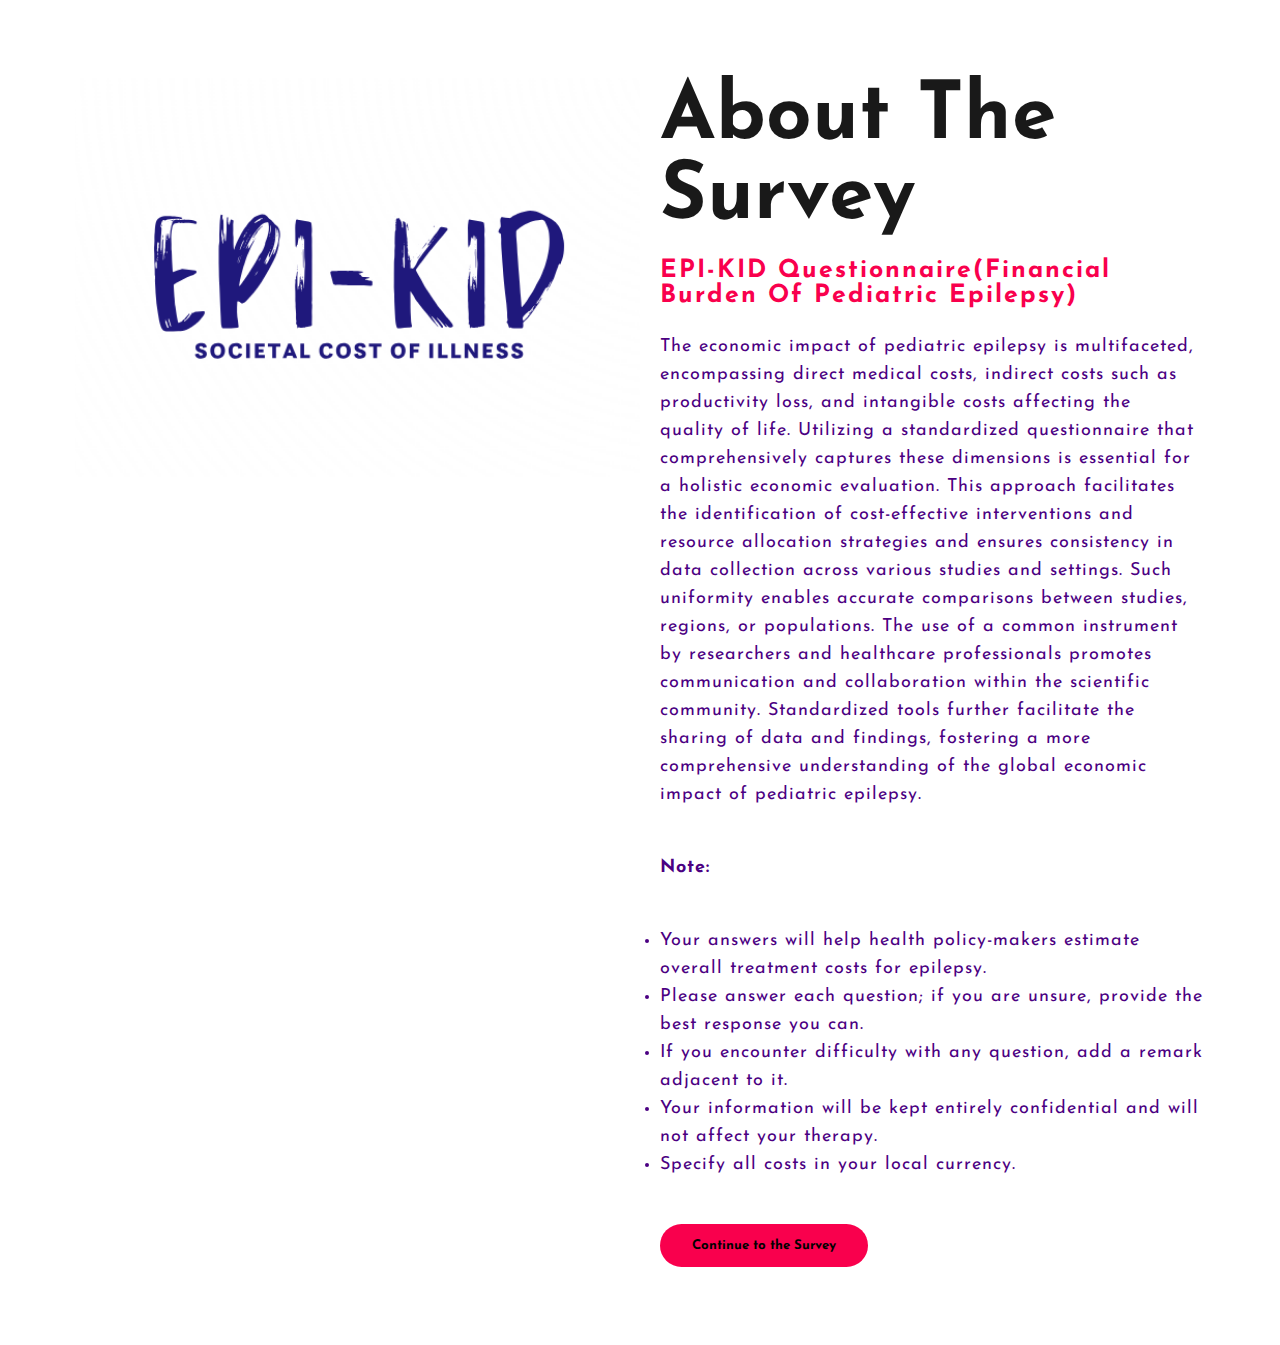
<file: about.html>
<!DOCTYPE html>
<html lang="en">
<head>
    <title>About Survey Design</title>
    <link rel="stylesheet" type="text/css" href="abstyle.css">
    <link rel="preconnect" href="https://fonts.googleapis.com">
    <link rel="preconnect" href="https://fonts.gstatic.com" crossorigin>
    <link href="https://fonts.googleapis.com/css2?family=Josefin+Sans:wght@100;200;300;400;500;600;700&display=swap" rel="stylesheet">
</head>
<body>
    <section class="about">
        <div class="main">
            <img src="image.png" alt="Questionnaire Illustration">
            <div class="about-text">
                <h1>About the Survey</h1>
                <h5>EPI-KID Questionnaire<span>(Financial Burden of Pediatric Epilepsy)</span></h5>
                <p>
                    The economic impact of pediatric epilepsy is multifaceted, encompassing direct medical costs, indirect costs such as productivity loss, 
                    and intangible costs affecting the quality of life. Utilizing a standardized questionnaire that comprehensively captures these dimensions 
                    is essential for a holistic economic evaluation. This approach facilitates the identification of cost-effective interventions and resource 
                    allocation strategies and ensures consistency in data collection across various studies and settings. Such uniformity enables accurate 
                    comparisons between studies, regions, or populations. The use of a common instrument by researchers and healthcare professionals promotes 
                    communication and collaboration within the scientific community. Standardized tools further facilitate the sharing of data and findings, 
                    fostering a more comprehensive understanding of the global economic impact of pediatric epilepsy.
                </p>
                <p><strong>Note:</strong></p>
                <ul>
                    <li>Your answers will help health policy-makers estimate overall treatment costs for epilepsy.</li>
                    <li>Please answer each question; if you are unsure, provide the best response you can.</li>
                    <li>If you encounter difficulty with any question, add a remark adjacent to it.</li>
                    <li>Your information will be kept entirely confidential and will not affect your therapy.</li>
                    <li> Specify all costs in your local currency.</li>
                </ul>
                <button type="button" onclick="location.href= 'homepages.html'">Continue to the Survey</button>
            </div>
        </div>
    </section>
</body>
</html>
</file>
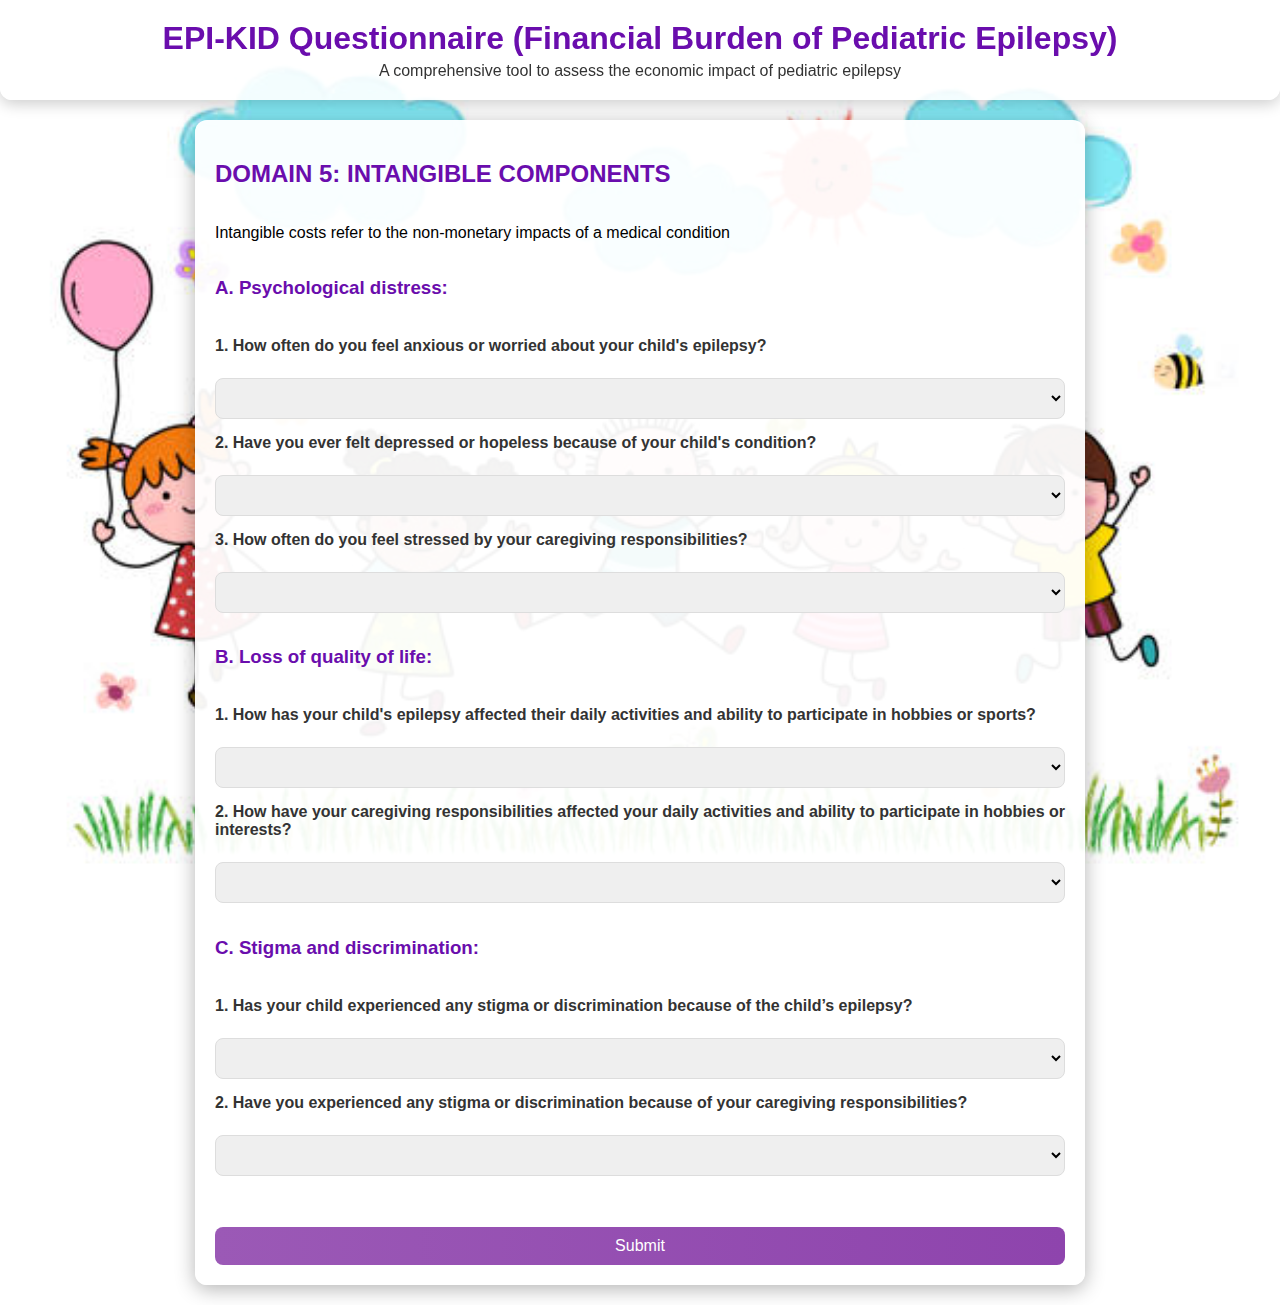
<file: five.html>
<!DOCTYPE html>
<html lang="en">
<head>
    <meta charset="UTF-8">
    <meta name="viewport" content="width=device-width, initial-scale=1.0">
    <title>EPI-KID Questionnaire</title>
    <link rel="stylesheet" href="styles.css">
</head>
<body>
    <header>
        <h1>EPI-KID Questionnaire (Financial Burden of Pediatric Epilepsy)</h1>
        <p>A comprehensive tool to assess the economic impact of pediatric epilepsy</p>
    </header>
    <div class="form-container">
        <form method="POST" name="google-sheet">
            <h2>DOMAIN 5: INTANGIBLE COMPONENTS</h2>
            <p>Intangible costs refer to the non-monetary impacts of a medical condition</p>

            <!-- Form Fields for Page 5 -->
            <h3>A. Psychological distress:</h3><br>
            <label>1. How often do you feel anxious or worried about your child's epilepsy?</label><br>
            <select name="Frequency_feel_anxious">
                <option value="" selected hidden></option>
                <option>Never</option>
                <option>Rarely (1-2 times per month)</option>
                <option>Sometimes (3-5 times per month)</option>
                <option>Often (6-10 times per month)</option>
                <option value="very_often">Very often (>10 times per month)</option>
            </select>

            <label>2. Have you ever felt depressed or hopeless because of your child's condition?</label><br>
            <select name="Frequency_feel_depressed">
                <option value="" selected hidden></option>
                <option>Never</option>
                <option>Rarely (1-2 times per month)</option>
                <option>Sometimes (3-5 times per month)</option>
                <option>Often (6-10 times per month)</option>
                <option>Very often (>10 times per month)</option>
            </select>

            <label>3. How often do you feel stressed by your caregiving responsibilities?</label><br>
            <select name="Frequency_feel_stressed">
                <option value="" selected hidden></option>
                <option>Never</option>
                <option>Rarely (1-2 times per month)</option>
                <option>Sometimes (3-5 times per month)</option>
                <option>Often (6-10 times per month)</option>
                <option>Very often (>10 times per month)</option>
            </select>

            <h3>B. Loss of quality of life:</h3><br>
            <label>1. How has your child's epilepsy affected their daily activities and ability to participate in hobbies or sports?</label><br>
            <select name="affected_daily_activities">
                <option value="" selected hidden></option>
                <option>Not at all</option>
                <option>Rarely</option>
                <option>Sometimes</option>
                <option>Often</option>
                <option>Always</option>
            </select>

            <label>2. How have your caregiving responsibilities affected your daily activities and ability to participate in hobbies or interests?</label><br>
            <select name="caregiving_affected_daily_activities">
                <option value="" selected hidden></option>
                <option>Not at all</option>
                <option>Rarely</option>
                <option>Sometimes</option>
                <option>Often</option>
                <option>Always</option>
            </select>

            <h3>C. Stigma and discrimination:</h3><br>
            <label>1. Has your child experienced any stigma or discrimination because of the child’s epilepsy?</label><br>
            <select name="experience_of_stigma">
                <option value="" selected hidden></option>
                <option>Not at all</option>
                <option>Rarely</option>
                <option>Sometimes</option>
                <option>Often</option>
                <option>Always</option>
            </select>

            <label>2. Have you experienced any stigma or discrimination because of your caregiving responsibilities?</label><br>
            <select name="stigma_due_to_caregiving">
                <option value="" selected hidden></option>
                <option>Not at all</option>
                <option>Rarely</option>
                <option>Sometimes</option>
                <option>Often</option>
                <option>Always</option>
            </select>


            <br><br>
            <button type="submit" value="Submit" name="submit">Submit</button>
        </form>


        <!-- Modal for Thank You Message and Download Link -->
        <div id="thankYouModal" class="modal">
            <div class="modal-content">
                <span class="close" id="closeModal">&times;</span>
                <div class="modal-header">
                    <h2>Thank You for Your Submission!</h2>
                </div>
                <div class="modal-body" id="thank-you-message">
                    <p>Your data has been successfully submitted.</p>
                </div>
                <div class="modal-footer" id="download-link">
                    <!-- Download link will be inserted here -->
                </div>
            </div>
        </div>
    </div>

        <script>
            const scriptURL = 'https://script.google.com/macros/s/AKfycbzAclzD-pq-4zH_Xcp2QfuS9XfeWhpVVdMhN2gJVXgtpjCqKPtCtKc1s9rHLUhtqsjK/exec';
            const form = document.forms['google-sheet'];
            const modal = document.getElementById('thankYouModal');
        const closeModal = document.getElementById('closeModal');
        const thankYouMessageElement = document.getElementById('thank-you-message');
        const downloadLinkElement = document.getElementById('download-link');

        form.addEventListener('submit', async (e) => {
            e.preventDefault();

            const page1Data = JSON.parse(localStorage.getItem('page1Data')) || {};
            const page2Data = JSON.parse(localStorage.getItem('page2Data')) || {};
            const page3Data = JSON.parse(localStorage.getItem('page3Data')) || {};
            const page4Data = JSON.parse(localStorage.getItem('page4Data')) || {};
            const page5Data = Object.fromEntries(new FormData(form).entries());

            const allData = { ...page1Data, ...page2Data, ...page3Data, ...page4Data, ...page5Data };

            const formData = new FormData();
            Object.keys(allData).forEach(key => formData.append(key, allData[key]));

            try {
                const response = await fetch(scriptURL, { method: 'POST', body: formData });
                const data = await response.json();

                if (data.result === 'success') {
                    form.style.display = 'none'; // Hide form

                    // Show the modal
                    modal.style.display = 'block';

                    // Show the thank-you message
                    thankYouMessageElement.innerHTML = `
                        <p></p>
                    `;

                    // Show the download link
                    if (data.downloadUrl) {
                        downloadLinkElement.innerHTML = `
                            <p>Click here to download your response: <a href="${data.downloadUrl}" target="_blank">Download response</a></p>
                        `;
                    } else {
                        downloadLinkElement.innerHTML = `<p>Your response has been submitted, but the download link is not available.</p>`;
                    }
                } else {
                    alert('Error: ' + data.error);
                }
            } catch (error) {
                console.error('Error!', error);
                alert('An unexpected error occurred. Please try again later.');
            }
        });

        // Close the modal when the user clicks on <span> (x)
        closeModal.onclick = function() {
            modal.style.display = 'none';
        }

        // Close the modal when the user clicks anywhere outside the modal
        window.onclick = function(event) {
            if (event.target === modal) {
                modal.style.display = 'none';
            }
        }
    </script>
</body>
</html>
</file>
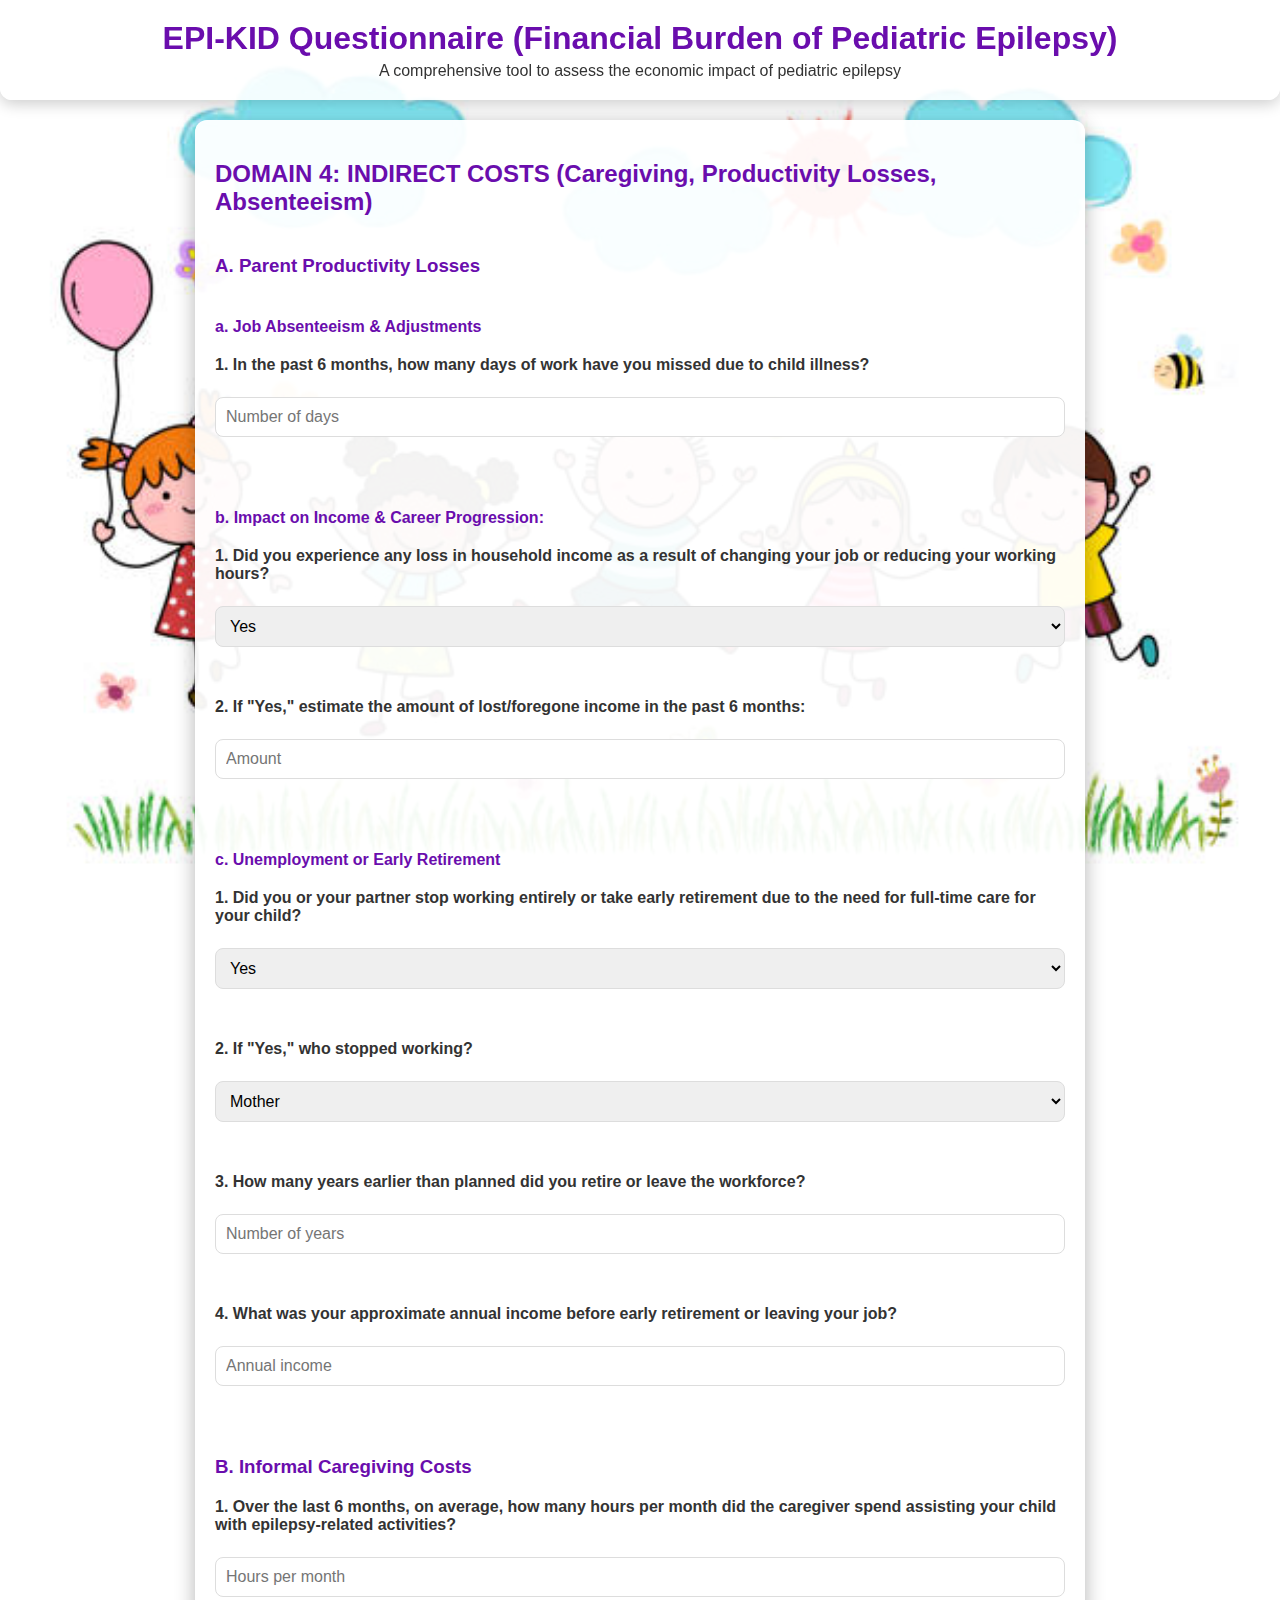
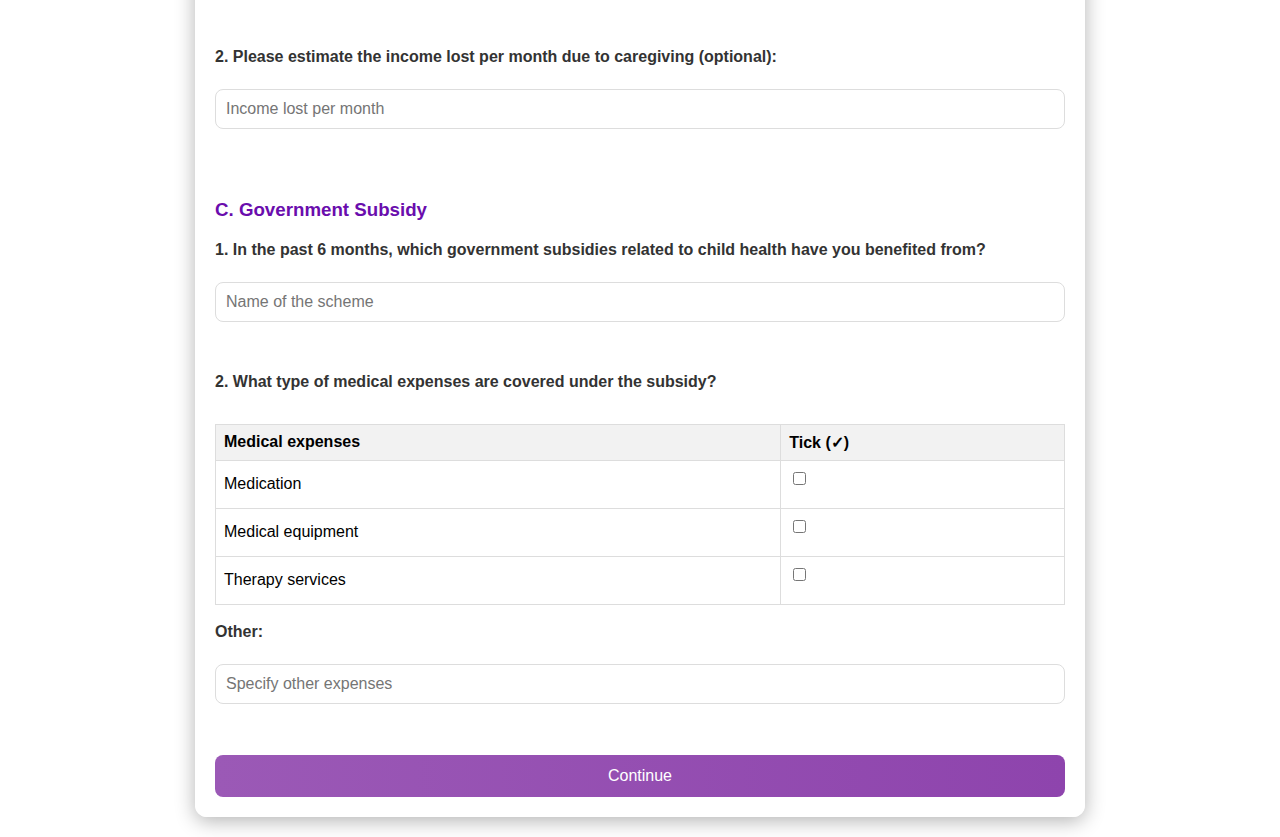
<file: four.html>
<!DOCTYPE html>
<html lang="en">
<head>
    <meta charset="UTF-8">
    <meta name="viewport" content="width=device-width, initial-scale=1.0">
    <title>EPI-KID Questionnaire</title>
    <link rel="stylesheet" href="styles.css">
</head>
<body>
    <header>
        <h1>EPI-KID Questionnaire (Financial Burden of Pediatric Epilepsy)</h1>
        <p>A comprehensive tool to assess the economic impact of pediatric epilepsy</p>
    </header>
    <div class="form-container">
        <form id="page4-form">
            <h2>DOMAIN 4: INDIRECT COSTS (Caregiving, Productivity Losses, Absenteeism)</h2>
            <h3> A. Parent Productivity Losses </h3>
            <h4> a. Job Absenteeism & Adjustments </h4>
            <label> 1. In the past 6 months, how many days of work have you missed due to child illness?</label><br>
            <input type="number" id="work_missed" name="work_missed" placeholder="Number of days"><br><br>
        
            <h4> b. Impact on Income & Career Progression:</h4>
            <label>1. Did you experience any loss in household income as a result of changing your job or reducing your working hours?</label><br>
            <select id="loss_in_household_income" name="loss_in_household_income">
                <option value="yes">Yes</option>
                <option value="no">No</option>
            </select><br><br>
            <label for="foregone_income">2. If "Yes," estimate the amount of lost/foregone income in the past 6 months:</label><br>
            <input type="number" id="foregone_income" name="foregone_income" placeholder="Amount"><br><br>
        
            <h4> c. Unemployment or Early Retirement </h4>
            <label>1. Did you or your partner stop working entirely or take early retirement due to the need for full-time care for your child?</label><br>
            <select id="stop_working" name="stop_working">
                <option value="yes">Yes</option>
                <option value="no">No</option>
            </select><br><br>
        
            <label for="member_who_stop_working">2. If "Yes," who stopped working?</label><br>
            <select id="member_who_stop_working" name="member_who_stop_working">
                <option value="mother">Mother</option>
                <option value="father">Father</option>
                <option value="both">Both</option>
            </select><br><br>
        
            <label for="year_retire">3. How many years earlier than planned did you retire or leave the workforce?</label><br>
            <input type="number" id="year_retire" name="year_retire" placeholder="Number of years"><br><br>
        
            <label for="income_before_retirement">4. What was your approximate annual income before early retirement or leaving your job?</label><br>
            <input type="number" id="income_before_retirement" name="income_before_retirement" placeholder="Annual income"><br><br>
        
            <h3> B. Informal Caregiving Costs</h3>
            <label for="hour_spend_with_child"> 1. Over the last 6 months, on average, how many hours per month did the caregiver spend assisting your child with epilepsy-related activities?</label><br>
            <input type="text" id="hour_spend_with_child" name="hour_spend_with_child" placeholder="Hours per month"><br><br>
        
            <label for="income_lost_due_to_caregiving"> 2. Please estimate the income lost per month due to caregiving (optional):</label><br>
            <input type="text" id="income_lost_due_to_caregiving" name="income_lost_due_to_caregiving" placeholder="Income lost per month"><br><br>
        
            <h3> C. Government Subsidy</h3>
            <label for="scheme_name"> 1. In the past 6 months, which government subsidies related to child health have you benefited from?</label><br>
            <input type="text" id="scheme_name" name="scheme_name" placeholder="Name of the scheme"><br><br>
        
            <label for="medical_expenses">2. What type of medical expenses are covered under the subsidy?</label><br>
            <table border="1" cellpadding="5">
                <tr>
                    <th>Medical expenses</th>
                    <th>Tick (✓)</th>
                </tr>
                <tr>
                    <td>Medication</td>
                    <td><input type="checkbox" name="medical_expenses" value="Medication"></td>
                </tr>
                <tr>
                    <td>Medical equipment</td>
                    <td><input type="checkbox" name="medical_expenses" value="Medical equipment"></td>
                </tr>
                <tr>
                    <td>Therapy services</td>
                    <td><input type="checkbox" name="medical_expenses" value="Therapy services"></td>
                </tr>
            </table><br>
            <label for="other_expense">Other:</label><br>
            <input type="text" id="other_expense" name="other_expense" placeholder="Specify other expenses"><br><br>
            <button type="button" id="next-btn">Continue</button>
        </form>
    </div>

    <script>
        // Toggle visibility of income loss fields
        function toggleIncomeField() {
            const lossIncome = document.getElementById('loss_in_household_income').value;
            document.getElementById('income-loss-fields').style.display = lossIncome === 'yes' ? 'block' : 'none';
        }

        // Toggle visibility of unemployment fields
        function toggleUnemploymentFields() {
            const stopWorking = document.getElementById('stop_working').value;
            document.getElementById('unemployment-fields').style.display = stopWorking === 'yes' ? 'block' : 'none';
        }

        // Save form data to localStorage and navigate
        document.getElementById('next-btn').addEventListener('click', () => {
            const form = document.getElementById('page4-form');
            const formData = Object.fromEntries(new FormData(form).entries());
            localStorage.setItem('page4Data', JSON.stringify(formData));
            window.location.href = 'five.html'; // Adjust URL
        });

        // Pre-fill form data if available
        window.addEventListener('DOMContentLoaded', () => {
            const savedData = JSON.parse(localStorage.getItem('page4Data')) || {};
            for (const [key, value] of Object.entries(savedData)) {
                const field = document.querySelector(`[name="${key}"]`);
                if (field) {
                    if (field.type === 'checkbox' || field.type === 'radio') {
                        field.checked = value === field.value;
                    } else {
                        field.value = value;
                    }
                }
            }
        });
    </script>
</body>
</html>
</file>
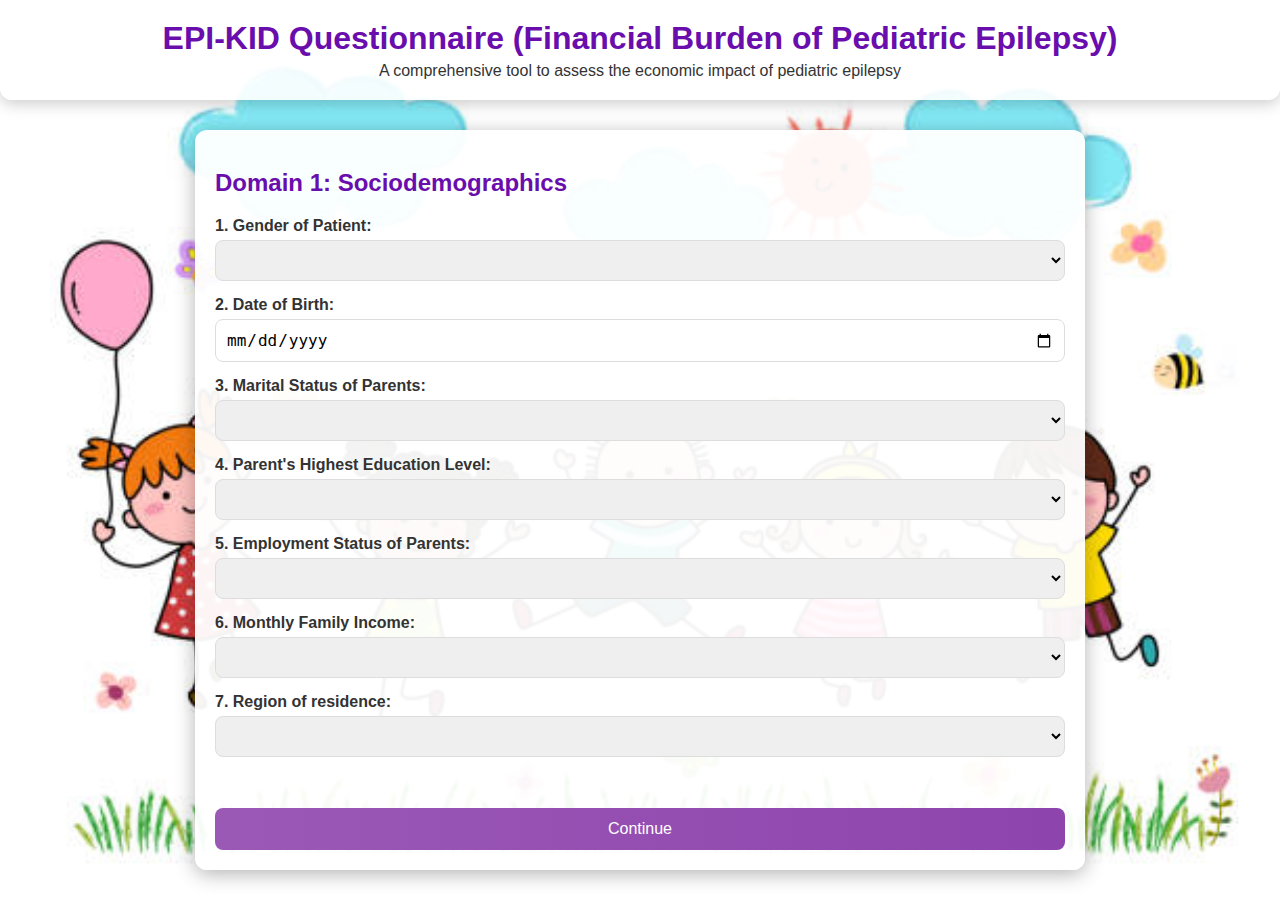
<file: homepages.html>
<!DOCTYPE html>
<html lang="en">
<head>
    <meta charset="UTF-8">
    <meta name="viewport" content="width=device-width, initial-scale=1.0">
    <title>EPI-KID Questionnaire</title>
    <link rel="stylesheet" href="styles.css">
</head>
<body>
    <!-- Header Section -->
    <header>
        <h1>EPI-KID Questionnaire (Financial Burden of Pediatric Epilepsy)</h1>
        <p>A comprehensive tool to assess the economic impact of pediatric epilepsy</p>
    </header>
    <!-- Form Section -->
    <div class="form-container">
        <form id="page1-form">
            <h2>Domain 1: Sociodemographics</h2>
            
            <!-- Gender -->
            <label for="gender"> 1. Gender of Patient:</label>
            <select name="Gender" id="gender" required>
                <option value="" selected hidden></option>
                <option value="Male">Male</option>
                <option value="Female">Female</option>
                <option value="Nonbinary">Nonbinary</option>
                <option value="Transgender Female">Transgender Female</option>
                <option value="Transgender Male">Transgender Male</option>
                <option value="Prefer not to answer">Prefer not to answer</option>
            </select>

            <!-- Date of Birth -->
            <label for="dob"> 2. Date of Birth:</label>
            <input type="date" id="dob" name="dob" required>

            <!-- Marital Status -->
            <label for="marital_status">3. Marital Status of Parents:</label>
            <select name="marital_status" id="marital_status" required>
                <option value="" selected hidden></option>
                <option value="Living together">Living together</option>
                <option value="Separated">Separated</option>
                <option value="Divorced">Divorced</option>
            </select>

            <!-- Education Level -->
            <label for="education_level">4. Parent's Highest Education Level:</label>
            <select name="education_level" id="education_level" required>
                <option value="" selected hidden></option>
                <option value="Primary">Primary</option>
                <option value="Secondary">Secondary</option>
                <option value="Graduate">Graduate</option>
                <option value="Post-graduate">Post-graduate</option>
            </select>

            <!-- Employment Status -->
            <label for="employment_status">5. Employment Status of Parents:</label>
            <select name="employment_status" id="employment_status">
                <option value="" selected hidden></option>
                <option value="Full-time work">Full-time work</option>
                <option value="Part-time work">Part-time work</option>
                <option value="Homemaker">Homemaker</option>
                <option value="Retired">Retired</option>
            </select>

            <!-- Monthly Income -->
            <label for="monthly_income">6. Monthly Family Income:</label>
            <select name="monthly_income" id="monthly_income">
                <option value="" selected hidden></option>
                <option value="Less than 30,000">Less than 30,000</option>
                <option value="30,001–90,999">30,001–90,999</option>
                <option value="Above 91,000">Above 91,000</option>
            </select>

            <!-- Region of Residence -->
            <label for="residence">7. Region of residence:</label>
            <select name="residence" id="residence">
                <option value="" selected hidden></option>
                <option value="Urban">Urban</option>
                <option value="Rural">Rural</option>
            </select>

            <!-- Navigation Button -->
            <br><br>
            <button type="button" id="next-btn">Continue</button>
        </form>
    </div>

    <!-- JavaScript -->
    <script>
        // Save form data and validate inputs
        document.getElementById('next-btn').addEventListener('click', () => {
            const form = document.getElementById('page1-form');

            // Check if form is valid
            if (form.checkValidity()) {
                const formData = Object.fromEntries(new FormData(form).entries());
                localStorage.setItem('page1Data', JSON.stringify(formData)); // Save data to localStorage
                window.location.href = 'two.html'; // Redirect to the next page
            } else {
                alert("Please fill out all required fields before continuing.");
                form.reportValidity(); // Highlight missing fields
            }
        });
    </script>
</body>
</html>
</file>
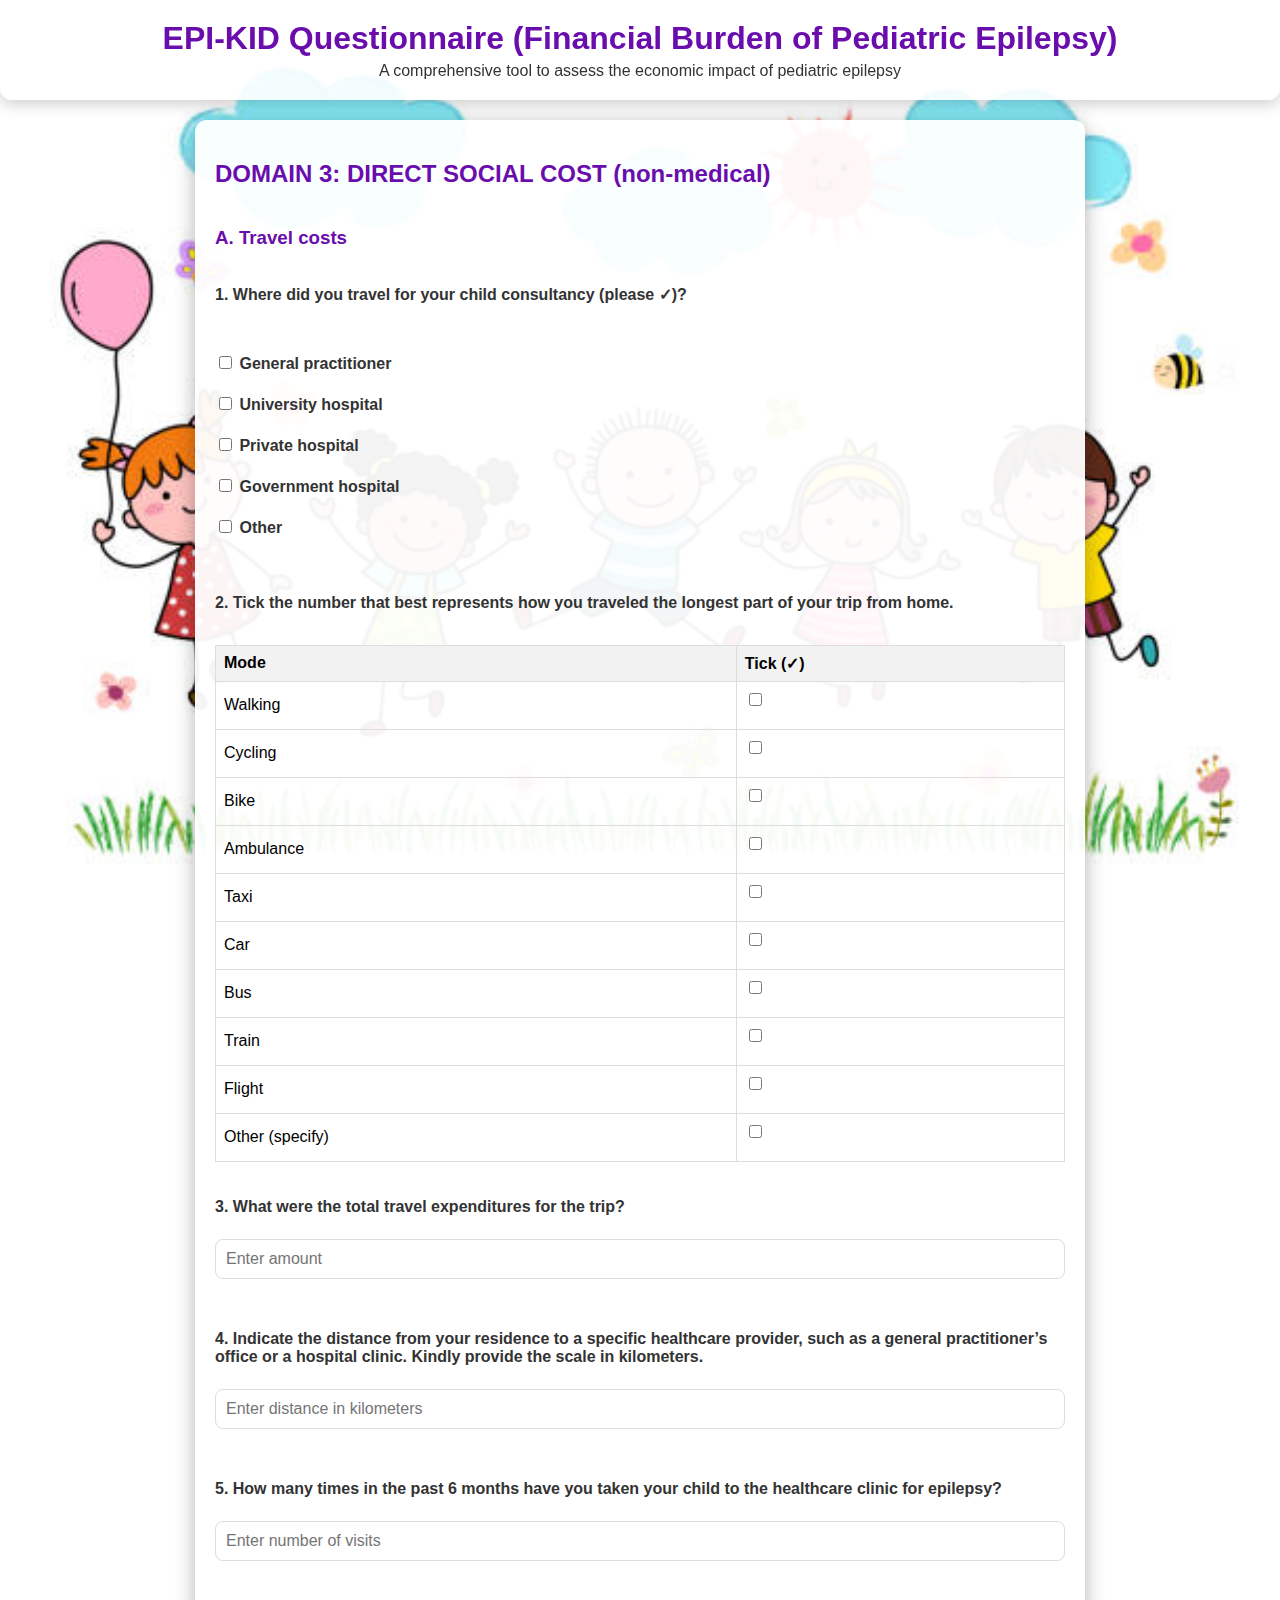
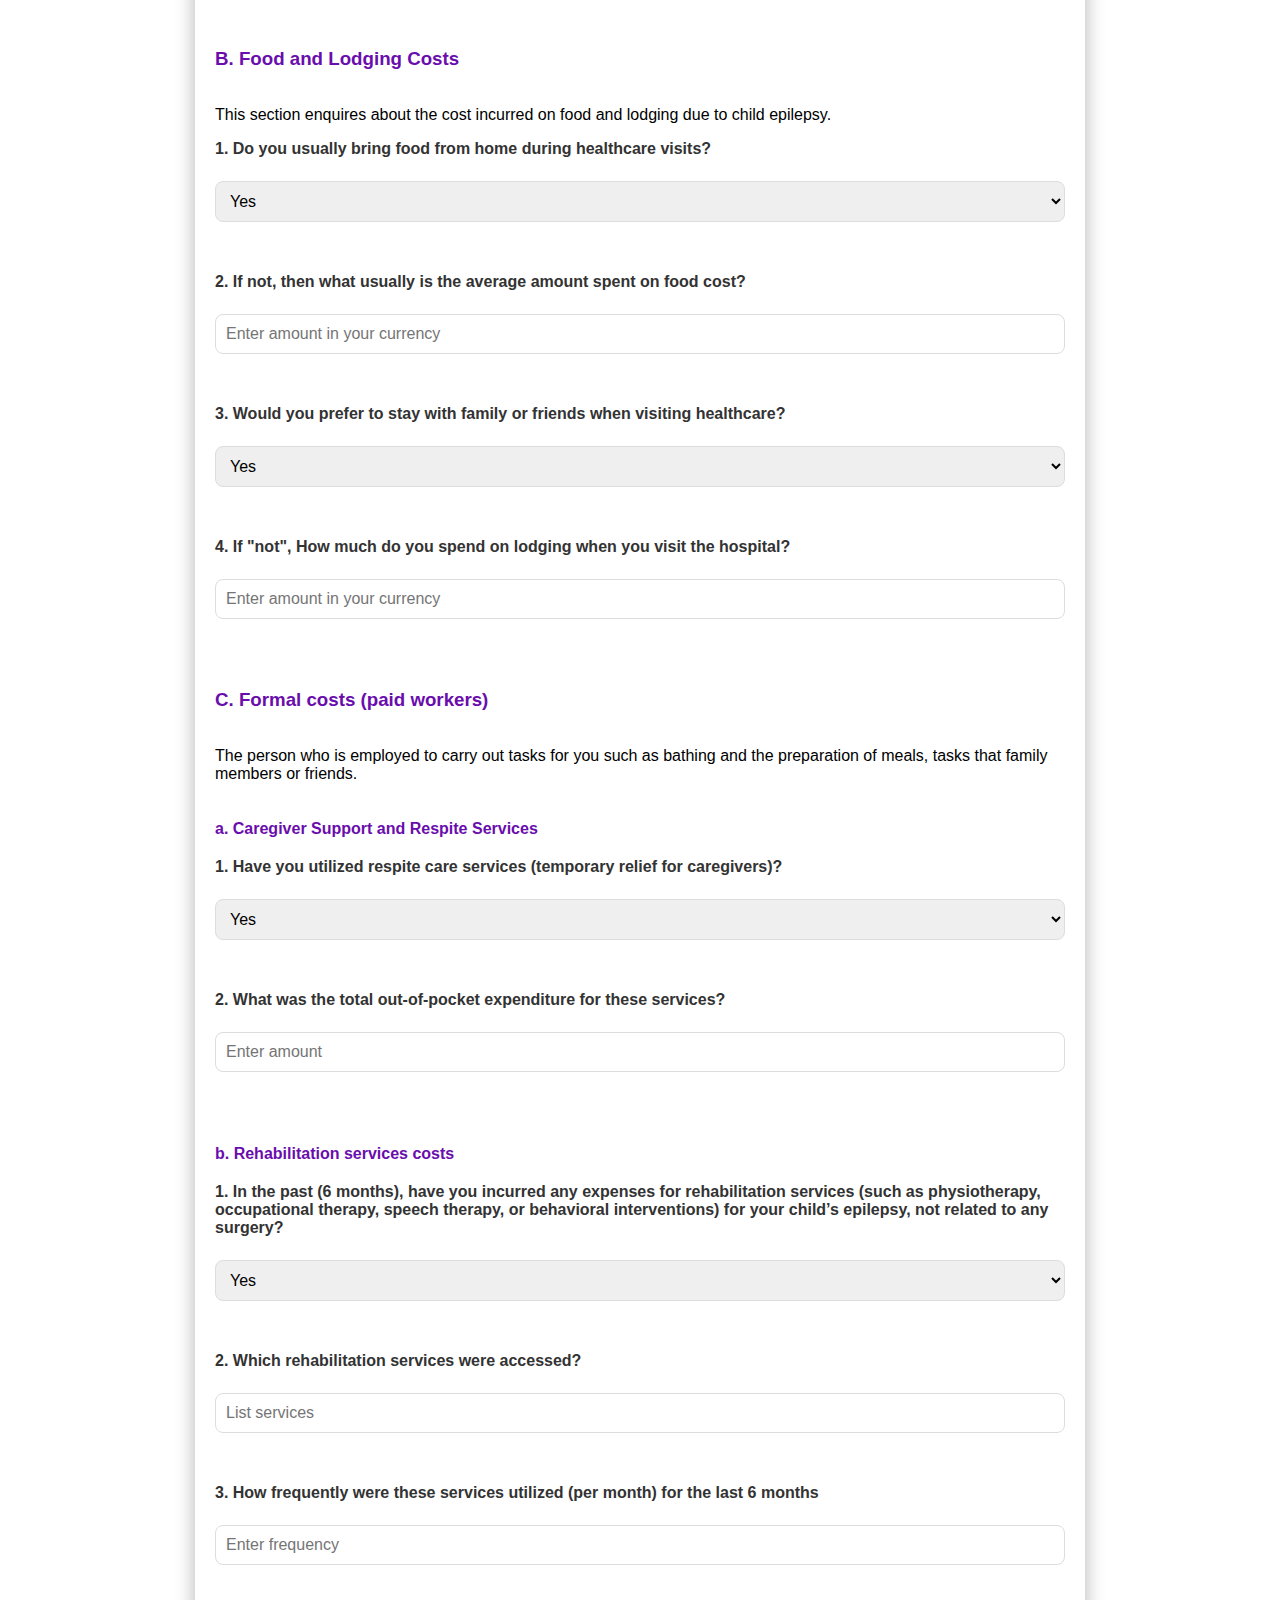
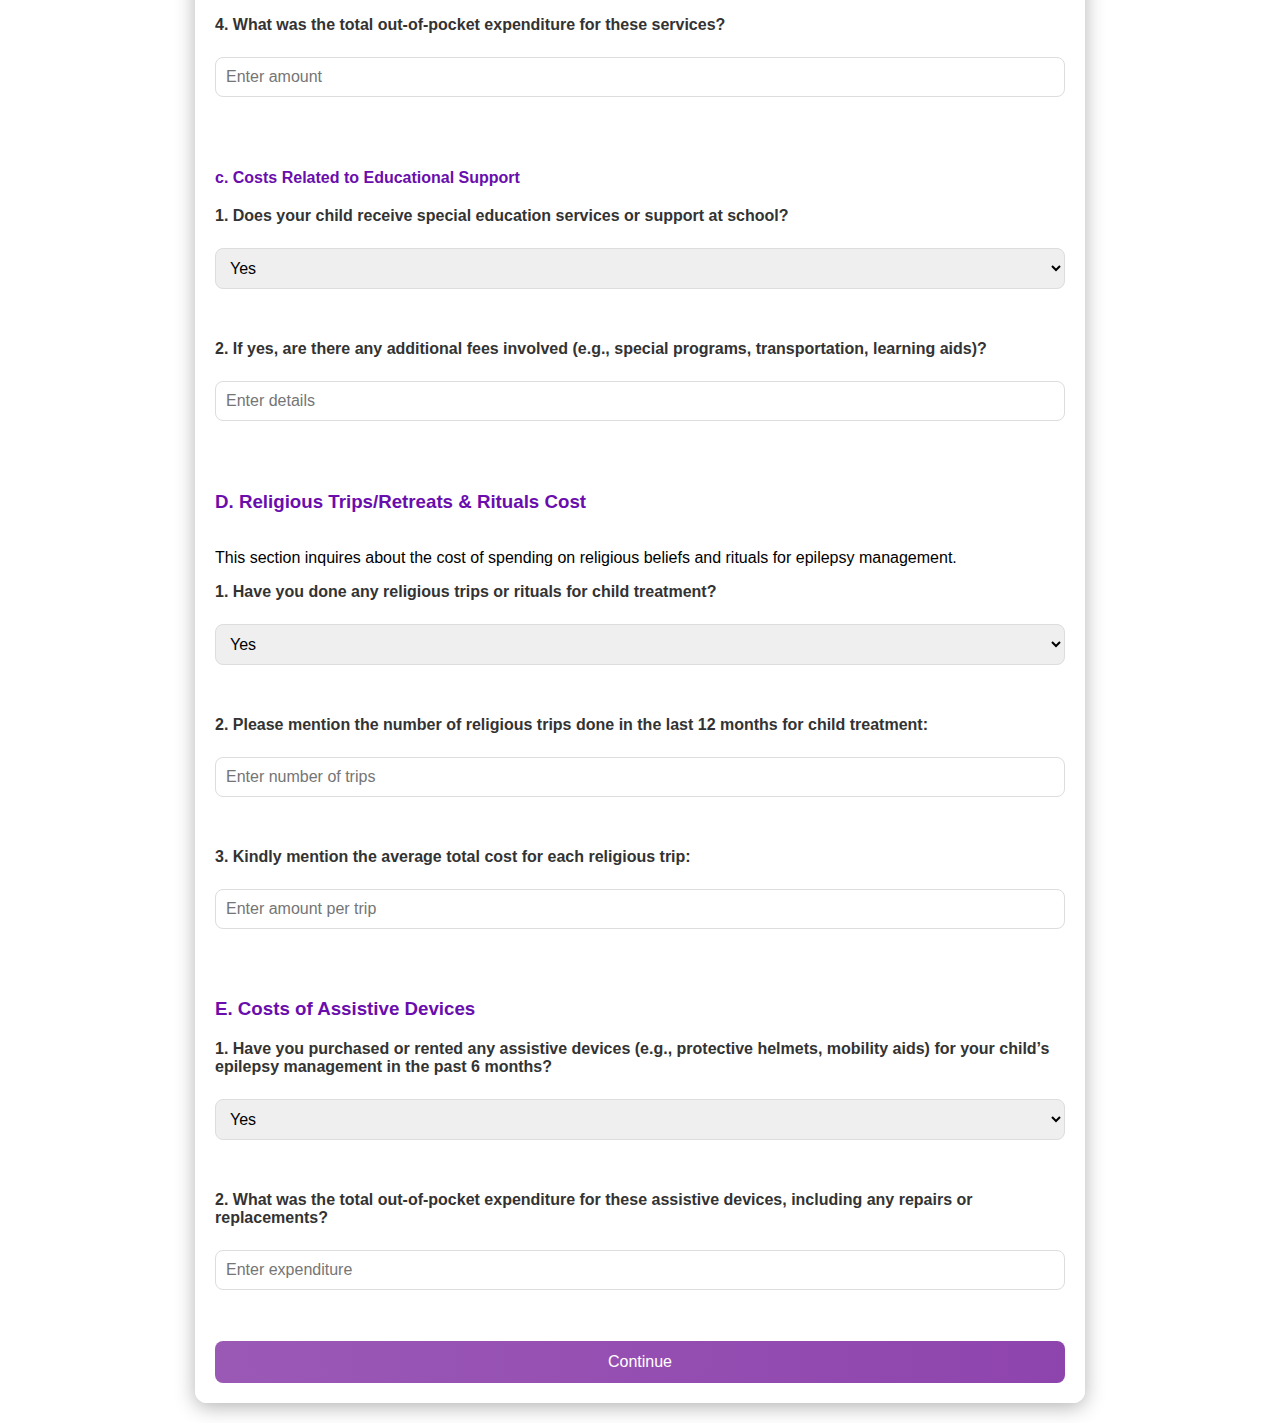
<file: three.html>
<!DOCTYPE html>
<html lang="en">
<head>
    <meta charset="UTF-8">
    <meta name="viewport" content="width=device-width, initial-scale=1.0">
    <title>EPI-KID Questionnaire - Page 3</title>
    <link rel="stylesheet" href="styles.css">
    
</head>
<body>
    <header>
        <h1>EPI-KID Questionnaire (Financial Burden of Pediatric Epilepsy)</h1>
        <p>A comprehensive tool to assess the economic impact of pediatric epilepsy</p>
    </header>
    <div class="form-container">
        <form id="page3-form">
            <h2>DOMAIN 3: DIRECT SOCIAL COST (non-medical)</h2>
            <h3>A. Travel costs</h3>
            <div class="checkbox-group">
                <label><p>1. Where did you travel for your child consultancy (please ✓)?</p></label><br>

                
                <label><input type="checkbox" name="travel_location" value="general_practitioner"> General practitioner</label>
                <label><input type="checkbox" name="travel_location" value="university_hospital"> University hospital</label>
                <label><input type="checkbox" name="travel_location" value="private_hospital"> Private hospital</label>
                <label><input type="checkbox" name="travel_location" value="government_hospital"> Government hospital</label>
                <label><input type="checkbox" name="travel_location" value="other_location"> Other</label><br><br>
            </div>
    
            <label>2. Tick the number that best represents how you traveled the longest part of your trip from home.</label><br>
            <table>
                <tr>
                    <th>Mode</th>
                    <th>Tick (✓)</th>
                </tr>
                <tr>
                    <td>Walking</td>
                    <td><input type="checkbox" name="mode_of_travel" value="walking"></td>
                </tr>
                <tr>
                    <td>Cycling</td>
                    <td><input type="checkbox" name="mode_of_travel" value="cycling"></td>
                </tr>
                <tr>
                    <td>Bike</td>
                    <td><input type="checkbox" name="mode_of_travel" value="bike"></td>
                </tr>
                <tr>
                    <td>Ambulance</td>
                    <td><input type="checkbox" name="mode_of_travel" value="ambulance"></td>
                </tr>
                <tr>
                    <td>Taxi</td>
                    <td><input type="checkbox" name="mode_of_travel" value="taxi"></td>
                </tr>
                <tr>
                    <td>Car</td>
                    <td><input type="checkbox" name="mode_of_travel" value="car"></td>
                </tr>
                <tr>
                    <td>Bus</td>
                    <td><input type="checkbox" name="mode_of_travel" value="bus"></td>
                </tr>
                <tr>
                    <td>Train</td>
                    <td><input type="checkbox" name="mode_of_travel" value="train"></td>
                </tr>
                <tr>
                    <td>Flight</td>
                    <td><input type="checkbox" name="mode_of_travel" value="flight"></td>
                </tr>
                <tr>
                    <td>Other (specify)</td>
                    <td><input type="checkbox" name="mode_of_travel" value="other"></td>
                </tr>
            </table><br><br>
    
    <label>3. What were the total travel expenditures for the trip?</label><br>
    <input type="text" name="total_expenditures" placeholder="Enter amount"><br><br>
    
    <label>4. Indicate the distance from your residence to a specific healthcare provider, such as a general practitioner’s office or a hospital clinic. Kindly provide the scale in kilometers.</label><br>
    <input type="number" name="distance_km" placeholder="Enter distance in kilometers"><br><br>
    
    <label>5. How many times in the past 6 months have you taken your child to the healthcare clinic for epilepsy?</label><br>
    <input type="number" name="visits_in_6_months" placeholder="Enter number of visits"><br><br>
    </select><br>


    <h3>B. Food and Lodging Costs</h3>
        <p>This section enquires about the cost incurred on food and lodging due to child epilepsy.</p>
    <label for="bringFood">
        1. Do you usually bring food from home during healthcare visits?</label><br>
        <select name="Bring_Food">
            <option>Yes</option>
            <option>No</option>
    </select><br><br>
    <label for="foodCost">2. If not, then what usually is the average amount spent on food cost?</label><br>
    <input type="number" id="foodCost" name="food_Cost" placeholder="Enter amount in your currency"><br><br>
    
    <label for="stayWithFamily">3. Would you prefer to stay with family or friends when visiting healthcare?</label><br>
        <select name="stay_with_family_friends">
            <option>Yes</option>
            <option>No</option>
    </select><br><br>
    
        <label for="lodgingCost">4. If "not", How much do you spend on lodging when you visit the hospital?</label><br>
        <input type="number" id="lodgingCost" name="lodging_cost" placeholder="Enter amount in your currency"><br><br>
    
     <h3>C. Formal costs (paid workers)</h3>
        <p>The person who is employed to carry out tasks for you such as bathing and the preparation of meals, tasks that family members or friends.</p>
    
        <h4>a. Caregiver Support and Respite Services</h4>
        <label for="caregiver_Support">1. Have you utilized respite care services (temporary relief for caregivers)?</label><br>
        <select name="caregiver_Support">
            <option>Yes</option>
            <option>No</option>
        </select><br><br>
    
        <label for="respiteCost">2. What was the total out-of-pocket expenditure for these services?</label><br>
        <input type="text" id="respiteCost" name="respiteCost" placeholder="Enter amount">
        <br><br>
    
        <h4>b. Rehabilitation services costs</h4>
        <label for="rehabExpenses">1. In the past (6 months), have you incurred any expenses for rehabilitation services (such as physiotherapy, occupational therapy, speech therapy, or behavioral interventions) for your child’s epilepsy, not related to any surgery?</label><br>
        <select name="rehab">
            <option>Yes</option>
            <option>No</option>
        </select><br><br>
    
        <label for="rehabServices">2. Which rehabilitation services were accessed?</label><br>
        <input type="text" id="rehabServices" name="rehab_services" placeholder="List services">
        </select><br><br>
    
        <label for="rehabFrequency">3. How frequently were these services utilized (per month) for the last 6 months</label><br>
        <input type="text" id="rehabFrequency" name="rehab_frequency" placeholder="Enter frequency">
        <br><br>
    
        <label for="rehabCost">4. What was the total out-of-pocket expenditure for these services?</label><br>
        <input type="text" id="rehabCost" name="rehab_cost" placeholder="Enter amount">
        <br><br>
    
        <h4>c. Costs Related to Educational Support</h4>
        <label for="specialEducation">1. Does your child receive special education services or support at school?</label><br>
        <select name="special_Education">
            <option>Yes</option>
            <option>No</option>
        </select><br><br>
    
        <label for="educationFees">2. If yes, are there any additional fees involved (e.g., special programs, transportation, learning aids)?</label><br>
        <input type="text" id="educationFees" name="education_Fees" placeholder="Enter details">
         </select><br><br>
    
         <h3>D. Religious Trips/Retreats & Rituals Cost</h3>
         <p>This section inquires about the cost of spending on religious beliefs and rituals for epilepsy management.</p>
         
         <label for="religious_trips">1. Have you done any religious trips or rituals for child treatment?</label><br>
         <select id="religious_trips" name="religious_trips">
             <option value="yes">Yes</option>
             <option value="no">No</option>
         </select><br><br>
         
         <label for="trip_number">2. Please mention the number of religious trips done in the last 12 months for child treatment:</label><br>
         <input type="number" id="trip_number" name="trip_Number" placeholder="Enter number of trips"><br><br>
         
         <label for="trip_cost">3. Kindly mention the average total cost for each religious trip:</label><br>
         <input type="text" id="trip_cost" name="trip_Cost" placeholder="Enter amount per trip"><br><br>
         
         <h3>E. Costs of Assistive Devices</h3>
         <label for="assistive_devices">1. Have you purchased or rented any assistive devices (e.g., protective helmets, mobility aids) for your child’s epilepsy management in the past 6 months?</label><br>
         <select id="assistive_devices" name="assistive_devices">
             <option value="yes">Yes</option>
             <option value="no">No</option>
         </select><br><br>
         
         <label for="assistive_devices_cost">2. What was the total out-of-pocket expenditure for these assistive devices, including any repairs or replacements?</label><br>
         <input type="text" id="assistive_devices_cost" name="assistive_devices_cost" placeholder="Enter expenditure"><br><br>
         <button type="button" id="next-btn">Continue</button>
        </form>
    </div>

    <script>
        // Save page 3 data to localStorage
        document.getElementById('next-btn').addEventListener('click', () => {
            const form = document.getElementById('page3-form');
            const formData = Object.fromEntries(new FormData(form).entries());

            // Validate numeric fields
            const numericFields = ['total_expenditures', 'distance_km', 'visits_in_6_months'];
            for (const field of numericFields) {
                if (formData[field] && (isNaN(formData[field]) || formData[field] <= 0)) {
                    alert(`Please enter a valid positive number for ${field.replace('_', ' ')}`);
                    return;
                }
            }

            // Save current page data
            localStorage.setItem('page3Data', JSON.stringify(formData));

            // Merge all page data
            const page1Data = JSON.parse(localStorage.getItem('page1Data')) || {};
            const page2Data = JSON.parse(localStorage.getItem('page2Data')) || {};
            const combinedData = { ...page1Data, ...page2Data, ...formData };
            localStorage.setItem('allData', JSON.stringify(combinedData));

            // Redirect to the next page
            window.location.href = 'four.html'; // Adjust to your next page
        });

        // Pre-fill form data if available
        window.addEventListener('DOMContentLoaded', () => {
            const savedData = JSON.parse(localStorage.getItem('page3Data')) || {};
            for (const [key, value] of Object.entries(savedData)) {
                const field = document.querySelector(`[name="${key}"]`);
                if (field) {
                    if (field.type === 'checkbox' || field.type === 'radio') {
                        field.checked = value === field.value;
                    } else {
                        field.value = value;
                    }
                }
            }
        });
    </script>
</body>
</html>
</file>
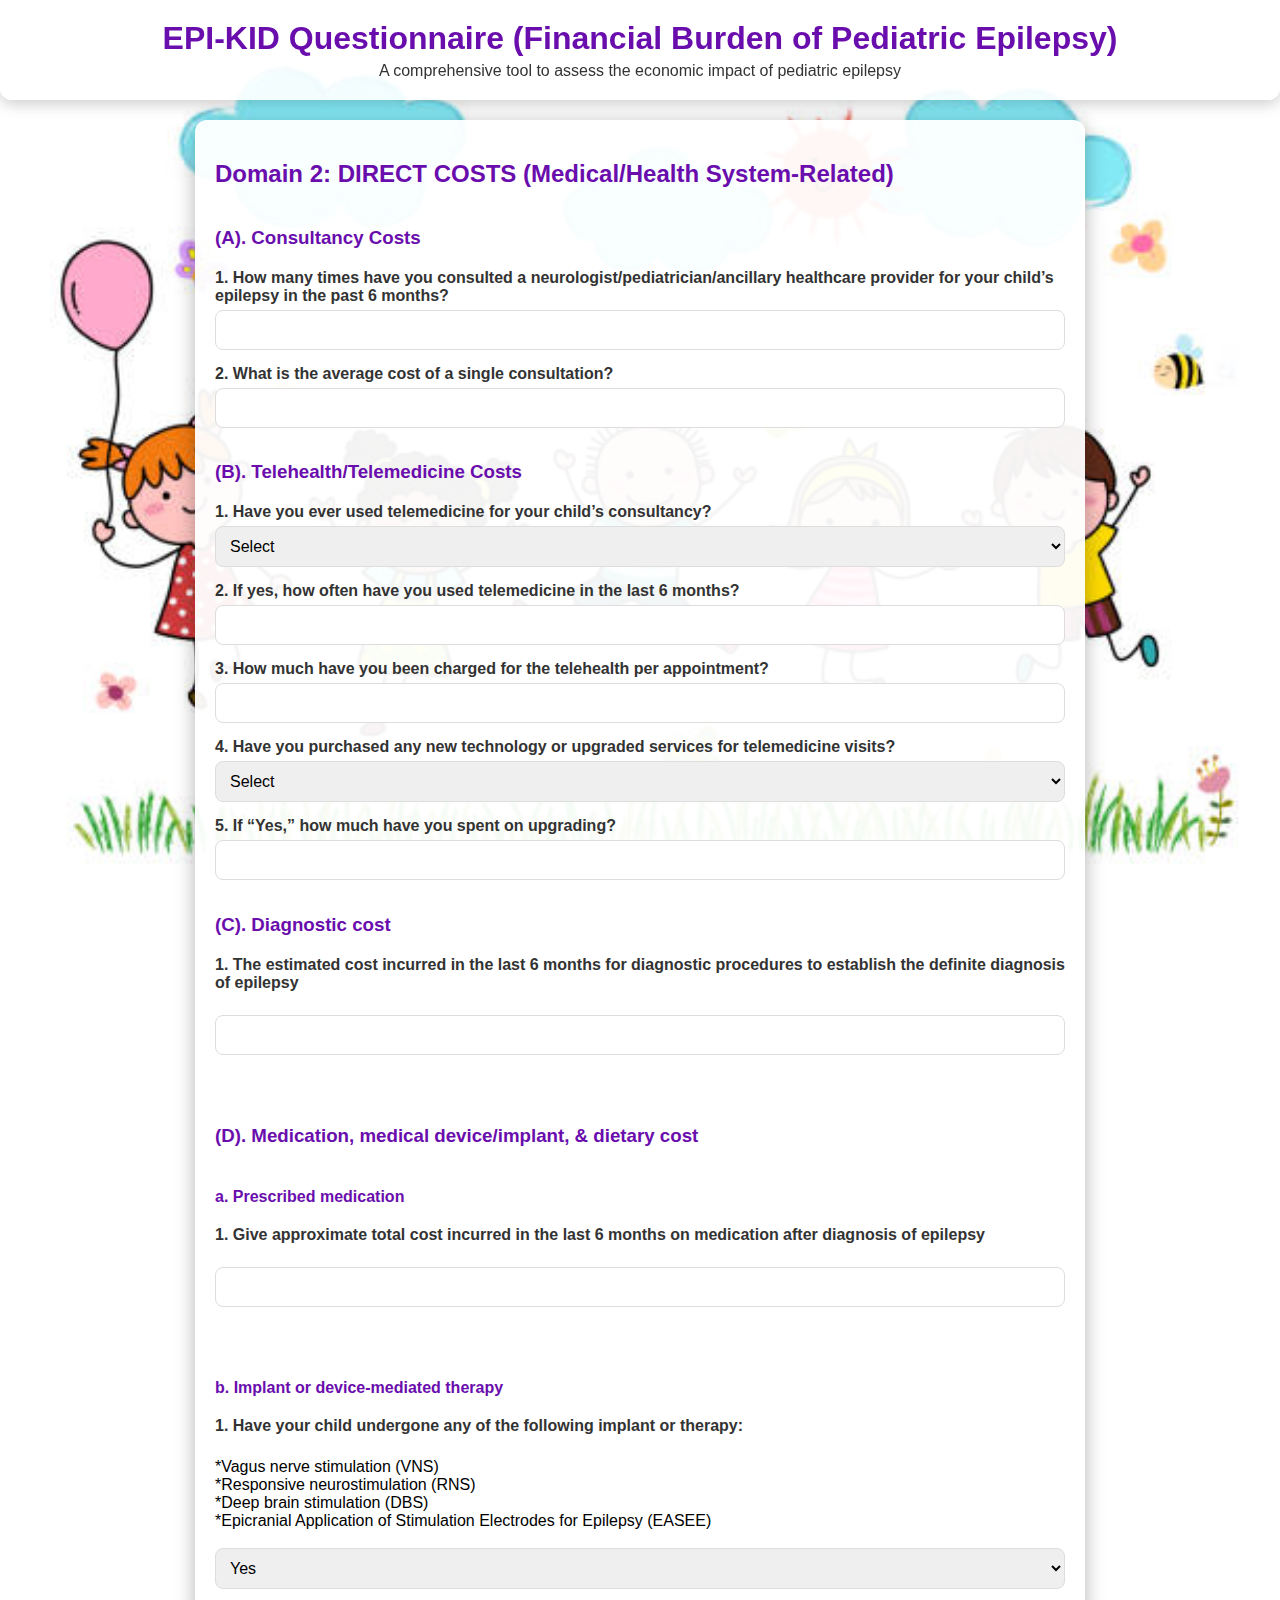
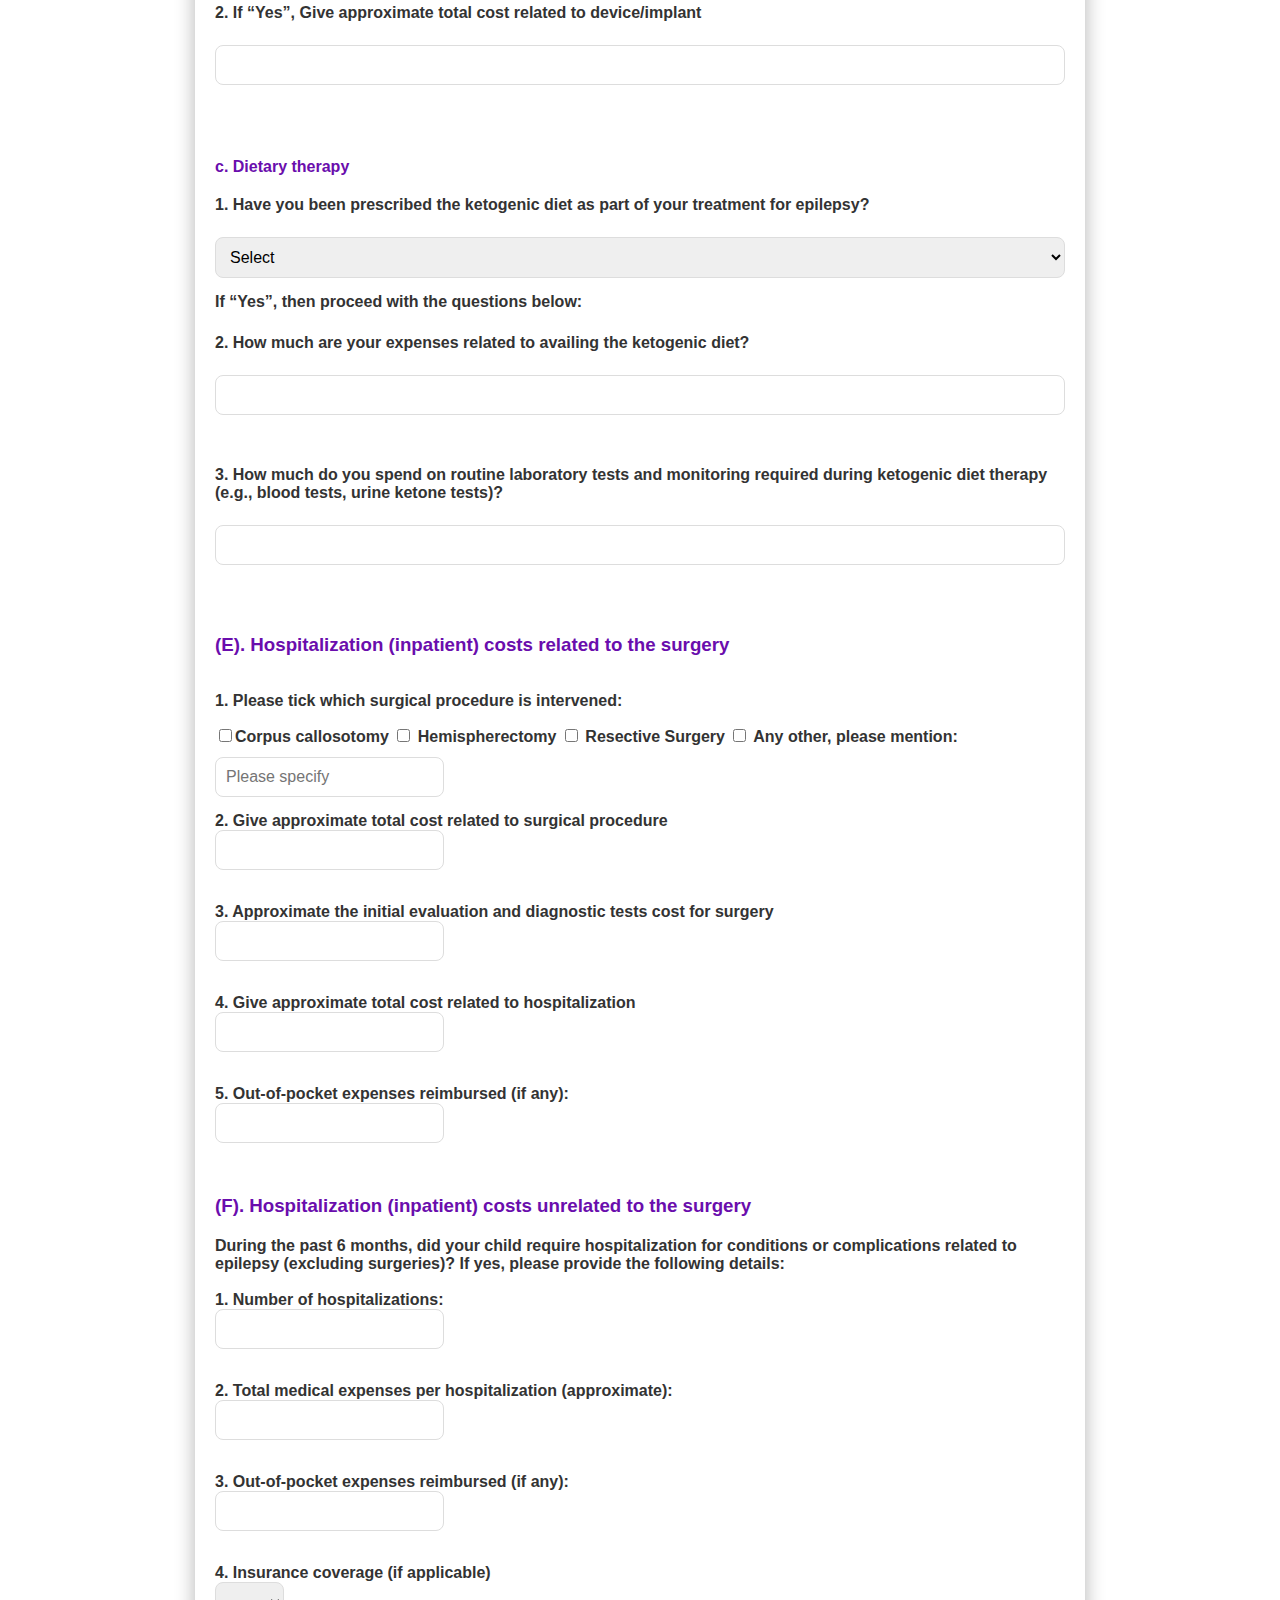
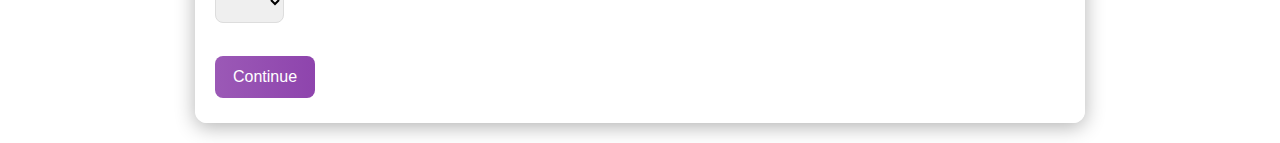
<file: two.html>
<!DOCTYPE html>
<html lang="en">
<head>
    <meta charset="UTF-8">
    <meta name="viewport" content="width=device-width, initial-scale=1.0">
    <title>EPI-KID Questionnaire</title>
    <link rel="stylesheet" href="styles.css">
</head>
<body>
    <!-- Header Section -->
    <header>
        <h1>EPI-KID Questionnaire (Financial Burden of Pediatric Epilepsy)</h1>
        <p>A comprehensive tool to assess the economic impact of pediatric epilepsy</p>
    </header>
    <!-- Form Section -->
    <div class="form-container">
        <form id="page2-form">
            <h2>Domain 2: DIRECT COSTS (Medical/Health System-Related)</h2>
            
            <!-- Section A -->
            <h3>(A). Consultancy Costs</h3>
            <label for="No_of_consultations">
                1. How many times have you consulted a neurologist/pediatrician/ancillary healthcare provider for your child’s epilepsy in the past 6 months?
            </label>
            <input type="number" id="No_of_consultations" name="No_of_consultations" required>
         
            <label for="Cost_per_consultation">
                2. What is the average cost of a single consultation?
            </label>
            <input type="text" id="Cost_per_consultation" name="Cost_per_consultation" required>

            <!-- Section B -->
            <h3>(B). Telehealth/Telemedicine Costs</h3>
            <label for="Telehealth_visit">1. Have you ever used telemedicine for your child’s consultancy?</label>
            <select id="Telehealth_visit" name="Telehealth_visit" required>
                <option value="" hidden>Select</option>
                <option value="Yes">Yes</option>
                <option value="No">No</option>
            </select>

            <label for="telehealth_count">
                2. If yes, how often have you used telemedicine in the last 6 months?
            </label>
            <input type="number" id="telehealth_count" name="telehealth_count">

            <label for="telehealth_appointment_cost">
                3. How much have you been charged for the telehealth per appointment?
            </label>
            <input type="number" id="telehealth_appointment_cost" name="telehealth_appointment_cost">

            <label for="Purchased_new_technology">
                4. Have you purchased any new technology or upgraded services for telemedicine visits? 
            </label>
            <select id="Purchased_new_technology" name="Purchased_new_technology" required>
                <option value="" hidden>Select</option>
                <option value="Yes">Yes</option>
                <option value="No">No</option>
            </select>

            <label for="telehealth_cost">
                5. If “Yes,” how much have you spent on upgrading?
            </label>
            <input type="number" id="telehealth_cost" name="telehealth_cost">

        <h3>(C). Diagnostic cost</h3>
        <label>1. The estimated cost incurred in the last 6 months for diagnostic procedures to establish the definite diagnosis of epilepsy</label><br>
        <input type="number" name="Diagnostic_cost"><br><br>
        </select>
    
        <h3>(D). Medication, medical device/implant, & dietary cost</h3>
        <h4>a. Prescribed medication </h4>
        <label> 1. Give approximate total cost incurred in the last 6 months on medication after diagnosis of epilepsy</label><br>
        <input type="number" name="medication_cost"><br><br>
        </select>
        
        <h4>b. Implant or device-mediated therapy</h4>
        <label>1. Have your child undergone any of the following implant or therapy:</label><br>
         *Vagus nerve stimulation (VNS)<br> 
         *Responsive neurostimulation (RNS)<br> 
         *Deep brain stimulation (DBS)<br> 
         *Epicranial Application of Stimulation Electrodes for Epilepsy (EASEE)<br><br>
        <select name="Implant">
        <option>Yes</option>
        <option>No</option>
        </select>

        <label>2. If “Yes”, Give approximate total cost related to device/implant</label><br>
        <input type="number" name="cost_of_implant"><br><br>
        </select>

       <h4>c. Dietary therapy </h4>
       <label>1. Have you been prescribed the ketogenic diet as part of your treatment for epilepsy?</label><br>
        <select name="ketogenic_diet">
        <option value="" hidden>Select</option>
        <option>Yes</option>
        <option>No</option>
        </select>

        <label> If “Yes”, then proceed with the questions below:</label><br>
        <label>2. How much are your expenses related to availing the ketogenic diet?</label><br>
        <input type="number" name="ketogenic_diet_cost"><br><br>
        </select>

        <label>3. How much do you spend on routine laboratory tests and monitoring required during ketogenic diet therapy (e.g., blood tests, urine ketone tests)?</label><br>
        <input type="number" name="laboratory_tests_cost"><br><br>
        </select>

        <h3>(E). Hospitalization (inpatient) costs related to the surgery</h3>
       <label><p>1. Please tick which surgical procedure is intervened:</p><label>
        <label><input type="checkbox" name="surgical_procedure" value="Corpus callosotomy">Corpus callosotomy<label>
            <input type="checkbox" name="surgical_procedure" value="Hemispherectomy">
            Hemispherectomy
        <label>
            <input type="checkbox" name="surgical_procedure" value="Resective Surgery">
            Resective Surgery
        <label>
            <input type="checkbox" name="surgical_procedure" value="Other">
            Any other, please mention:
        </label>
        <input type="text" name="other_procedure" placeholder="Please specify"><br>
        </select>

        <label>2. Give approximate total cost related to surgical procedure</label><br>
        <input type="number" name="cost_of_surgery"><br><br>
        </select>

        <label>3. Approximate the initial evaluation and diagnostic tests cost for surgery</label><br>
        <input type="number" name="diagnostic_tests_cost_for_surgery"><br><br>
        </select>

        <label>4. Give approximate total cost related to hospitalization</label><br>
        <input type="number" name="hospitalization_cost"><br><br>
        </select>

        <label>5. Out-of-pocket expenses reimbursed (if any):</label><br>
        <input type="number" name="expenses_reimbursed"><br><br>
        </select>

    <h3>(F). Hospitalization (inpatient) costs unrelated to the surgery</h3>
      <label>During the past 6 months, did your child require hospitalization for conditions or complications related to epilepsy (excluding surgeries)? If yes, please provide the following details:</label><br><br>
     <label>1. Number of hospitalizations:</label><br>
        <input type="number" name="Number_of_visit"><br><br>
        </select>
     <label>2. Total medical expenses per hospitalization (approximate):</label><br>
        <input type="number" name="expenses_per_hospitalization"><br><br>
        </select>

    <label>3. Out-of-pocket expenses reimbursed (if any):</label><br>
        <input type="number" name="expense_reimbursed"><br><br>
        </select> 

    <label>4. Insurance coverage (if applicable)</label><br>
        <select name="insurance_coverage">
        <option value="" selected hidden></option>
        <option>Yes</option>
        <option>No</option>
        </select>
    
        <br><br>
        <button type="button" id="next-btn">Continue</button>
    </form>
</div>

    <script>
        // Save page 2 data and navigate to next page
        document.getElementById('next-btn').addEventListener('click', () => {
            const form = document.getElementById('page2-form');

            // Validate form
            if (form.checkValidity()) {
                const formData = Object.fromEntries(new FormData(form).entries());
                localStorage.setItem('page2Data', JSON.stringify(formData));
                window.location.href = 'three.html'; // Redirect to next page
            } else {
                alert("Please fill out all required fields before continuing.");
                form.reportValidity();
            }
        });
    </script> 
</body>
</html>
</file>
<file: abstyle.css>
* {
    padding: 0;
    margin: 0;
    font-family: 'Josefin Sans', sans-serif;
    box-sizing: border-box;
}


.about {
    width: 100%;
    padding: 78px 0;
    background-color: white;
    font-family: 'Josefin Sans', sans-serif;
}

.about img {
    width: 50%; /* Take up half the container width */
    height: 400px; /* Maintain aspect ratio */
    max-width: 100%; /* Ensure image scales down on smaller screens */
    margin-right: 20px; /* Add spacing between image and text */
    object-fit: cover; /* Ensure the image scales well */
}

.about-text {
    flex: 1; /* Allow the text to take up the remaining space */
    max-width: 60%; /* Text takes up less width than the image */
}

.main {
    width: 1130px;
    max-width: 100%;
    margin: 0 auto;
    display: flex;
    justify-content: space-between; /* Space out content */
    flex-wrap: wrap; /* Allow wrapping on smaller screens */}


.about-text h1 {
    color:#191919;
    font-size: 80px;
    text-transform: capitalize;
    margin-bottom: 20px;
}

.about-text h5 {
    color:  #f9004d; 
    font-size: 25px;
    text-transform: capitalize;
    margin-bottom: 25px;
    letter-spacing: 2px;
}

.about-text ul {
    color:  #4b0082; 
    letter-spacing: 1px;
    line-height: 28px;
    font-size: 18px;
    margin-bottom: 45px;
}

span {
    color: #f9004d;
}

.about-text p {
    color:  #4b0082; 
    letter-spacing: 1px;
    line-height: 28px;
    font-size: 18px;
    margin-bottom: 45px;
    margin-right: 5px;
}

button {
    background: #f9004d;
    color: black;
    text-decoration: none;
    border: 2px solid transparent;
    font-weight: bold;
    padding: 13px 30px;
    border-radius: 30px;
    transition: background 0.4s ease, border 0.4s ease;
}

button:hover {
    background: transparent;
    border: 2px solid #f9004d;
    cursor: pointer;
}

/* Media Queries for Responsive Design */
@media (max-width: 768px) {
    .about-text h1 {
        font-size: 60px;
    }

    .about-text h5 {
        font-size: 20px;
    }

    .about-text ul,
    .about-text p {
        font-size: 16px;
        line-height: 24px;
    }

    button {
        padding: 10px 20px;
    }
}

@media (max-width: 768px) {
    .main {
        flex-direction: column; /* Stack image and text vertically */
        text-align: center; /* Center-align content */
    }

    .about img {
        margin: 0 0 20px 0; /* Add spacing below the image */
    }

    .about-text {
        max-width: 100%; /* Full width on smaller screens */
    }
}
</file>
<file: styles.css>
/* Reset default margins and paddings */
body {
    margin: 0;
    font-family: 'Arial', sans-serif;
    background: url(img.jpg) no-repeat center center fixed;
    background-size: cover; /* Cover the entire viewport */
    min-height: 100vh;
    display: flex;
    flex-direction: column; /* Ensures header stays at the top */
}

.introduction {
    border: 1px solid #ccc;
    padding: 20px;
    margin-bottom: 20px;
    background-color: #f9f9f9;
    font-family: Arial, sans-serif;
}


/* Header styling */
header {
    text-align: center;
    background-color: rgba(255, 255, 255, 0.9);
    color: #6a0dad;
    padding: 20px;
    border-radius: 0 0 12px 12px; /* Rounded corners at the bottom */
    box-shadow: 0px 4px 15px rgba(0, 0, 0, 0.2);
    position: sticky; /* Ensures header remains at the top when scrolling */
    top: 0;
    z-index: 10;
}

header h1 {
    margin: 0;
    font-size: 2rem;
}

header p {
    margin: 5px 0 0;
    font-size: 1rem;
    color: #333;
}

/* Form container */
.form-container {
    background: transparent;
    display: flex;
    justify-content: center;
    align-items: center;
    flex: 1; /* Takes up remaining vertical space */
    padding: 20px;
}

form {
    display: flex;
    flex-direction: column;
    background-color: rgba(255, 255, 255, 0.95);
    padding: 20px;
    border-radius: 12px;
    box-shadow: 0px 4px 20px rgba(0, 0, 0, 0.3);
    max-width: 850px;
    width: 100%;
    animation: fadeIn 1.5s ease-out;
}

h2 {
    color: #6a0dad;
    margin-bottom: 20px;
    font-size: 1.5rem;
}


h3 {
    color: #6a0dad;
    margin-bottom: 20px;
    font-size: 1 rem;
}


h4 {
    color: #6a0dad;
    margin-bottom: 20px;
    font-size: 0.5 rem;
}



/* Inputs and Labels */
label {
    margin-bottom: 5px;
    font-weight: bold;
    color: #333;
}

input, select {
    padding: 10px;
    font-size: 1rem;
    border: 1px solid #ddd;
    border-radius: 8px;
    margin-bottom: 15px;
    transition: border-color 0.3s, box-shadow 0.3s;
}

input:focus, select:focus {
    border-color: #6a0dad;
    box-shadow: 0px 0px 8px rgba(106, 13, 173, 0.6);
    outline: none;
}

.checkbox-group{
    display: flex;
    flex-direction: column;
    gap: 5px; /* Add spacing between items */
}

table {
    width: 100%;
    border-collapse: collapse;
    margin-top: 10px;
}
th, td {
    border: 1px solid #ddd;
    padding: 8px;
    text-align: left;
}
th {
    background-color: #f2f2f2;
    font-weight: bold;
}
td {
    vertical-align: middle;
}
label {
    font-weight: bold;}




button {
    width: auto;
    background: linear-gradient(to right, #9b59b6, #8e44ad);
    color: white;
    border: none;
    padding: 10px 15px;
    font-size: 1rem;
    border-radius: 8px;
    cursor: pointer;
    transition: transform 0.3s, box-shadow 0.3s;}


#next-btn { padding: 12px 18px; /* Specific to your Continue button */
        font-size: 16px;
        width: auto;}  

button:hover {
    transform: scale(1.05);
    box-shadow: 0 4px 15px rgba(127, 0, 255, 0.4);
}


/* Footer styling */
footer {
    text-align: center;
    padding: 10px 0;
    font-size: 0.9rem;
    color: #333;
}

/* Fade In Animation */
@keyframes fadeIn {
    from {
        opacity: 0;
        transform: translateY(20px);
    }
    to {
        opacity: 1;
        transform: translateY(0);
    }
}


.modal {
    display: none; /* Hidden by default */
    position: fixed;
    z-index: 1;
    left: 0;
    top: 0;
    width: 100%;
    height: 100%;
    overflow: auto;
    background-color: rgba(0, 0, 0, 0.4); /* Black with transparency */
    padding-top: 60px;
}

.modal-content {
    background-color: #fefefe;
    margin: 5% auto;
    padding: 20px;
    border: 1px solid #888;
    width: 80%;
    max-width: 600px;
}

.modal-header {
    font-size: 24px;
    font-weight: bold;
    margin-bottom: 20px;
}

.modal-body {
    font-size: 16px;
    margin-bottom: 20px;
}

.modal-footer {
    text-align: center;
}

.close {
    color: #aaa;
    float: right;
    font-size: 28px;
    font-weight: bold;
}

.close:hover,
.close:focus {
    color: black;
    text-decoration: none;
    cursor: pointer;
}

/* Style for thank you message and download link */
.modal-footer p {
    font-size: 16px;
}
</file>
